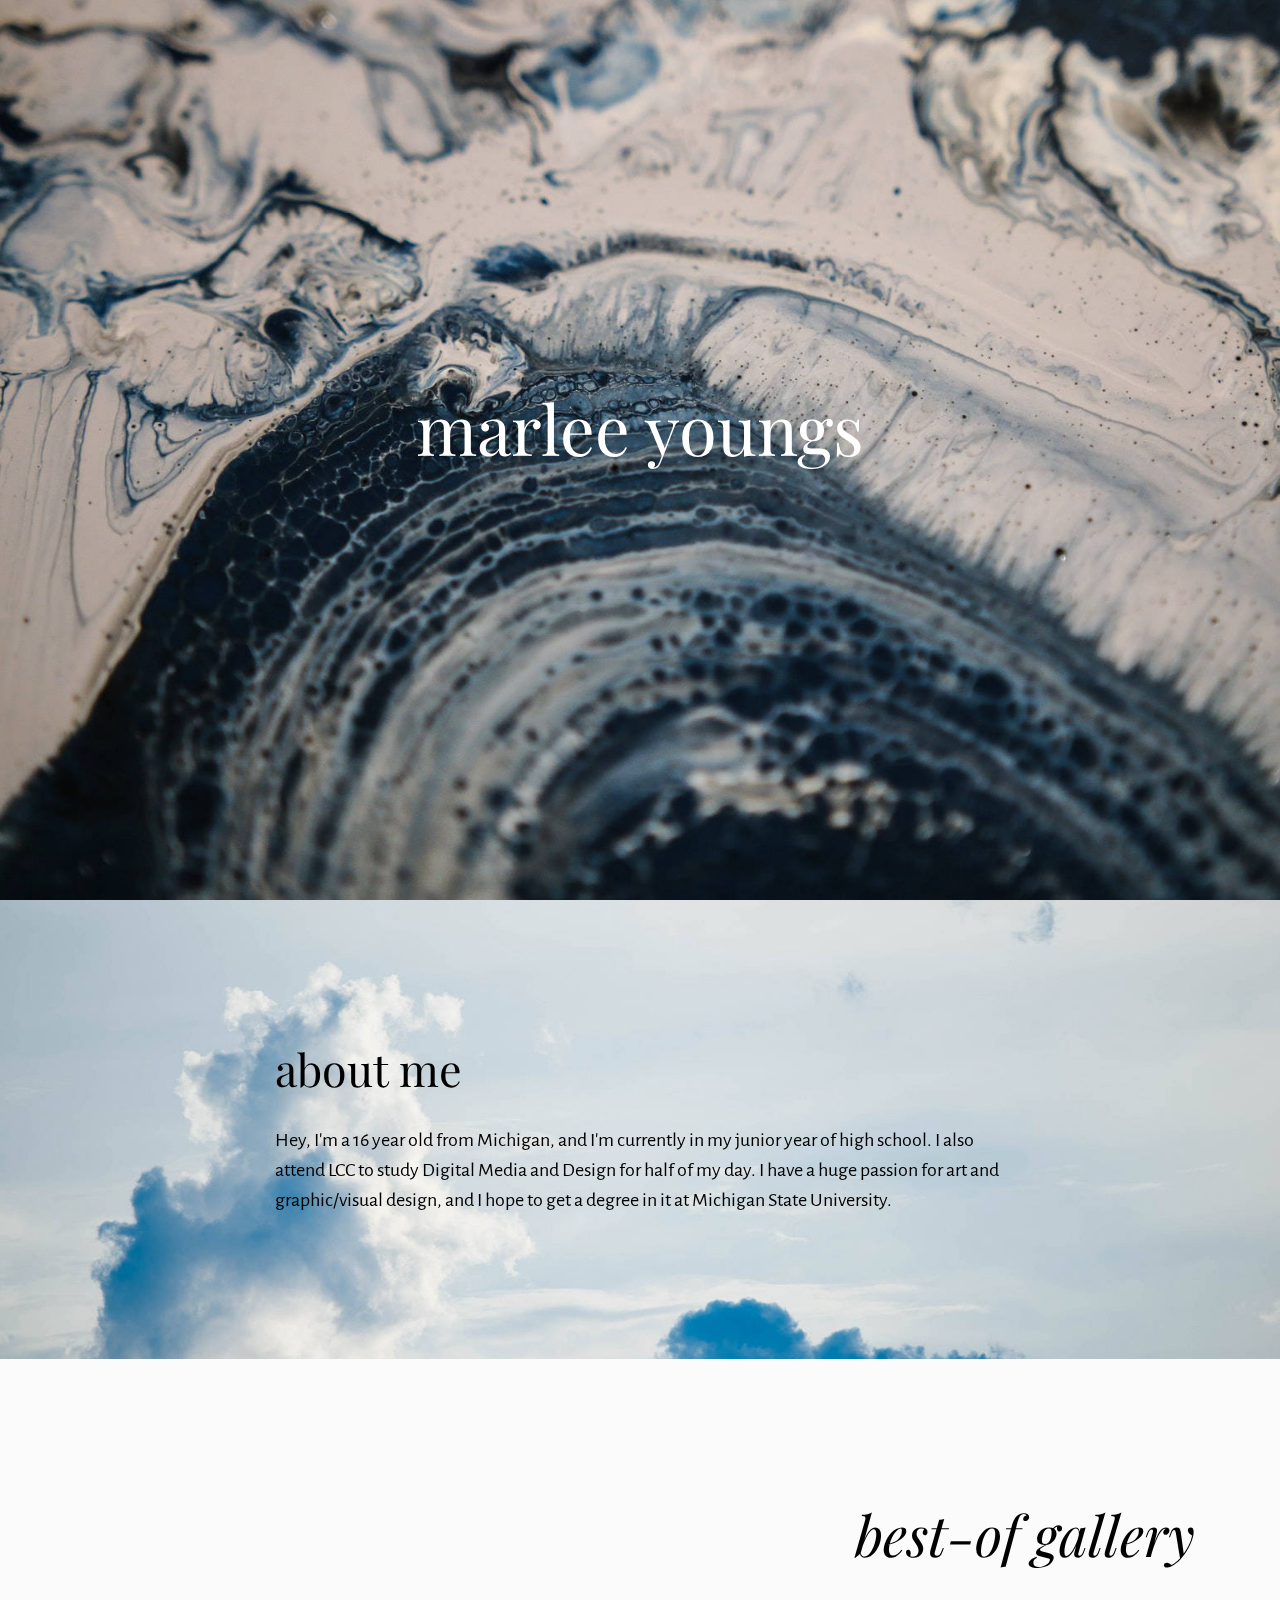
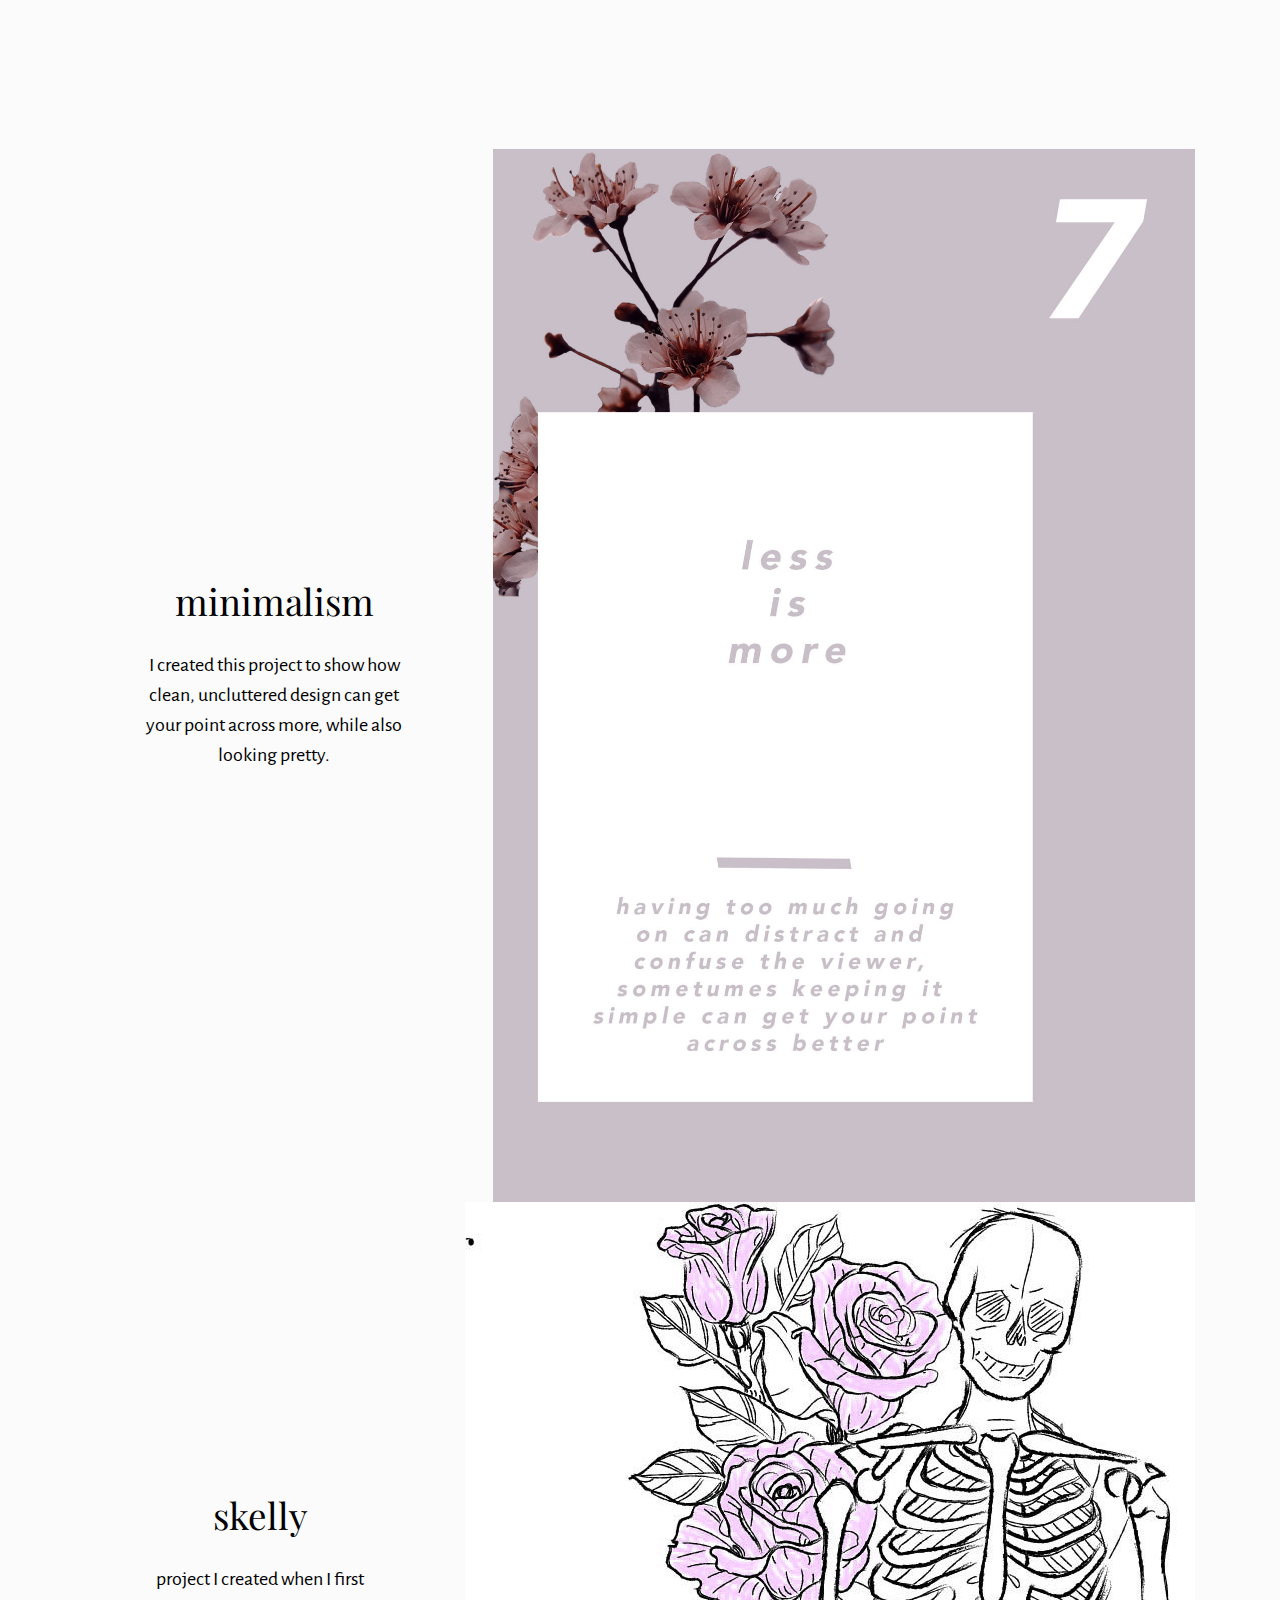
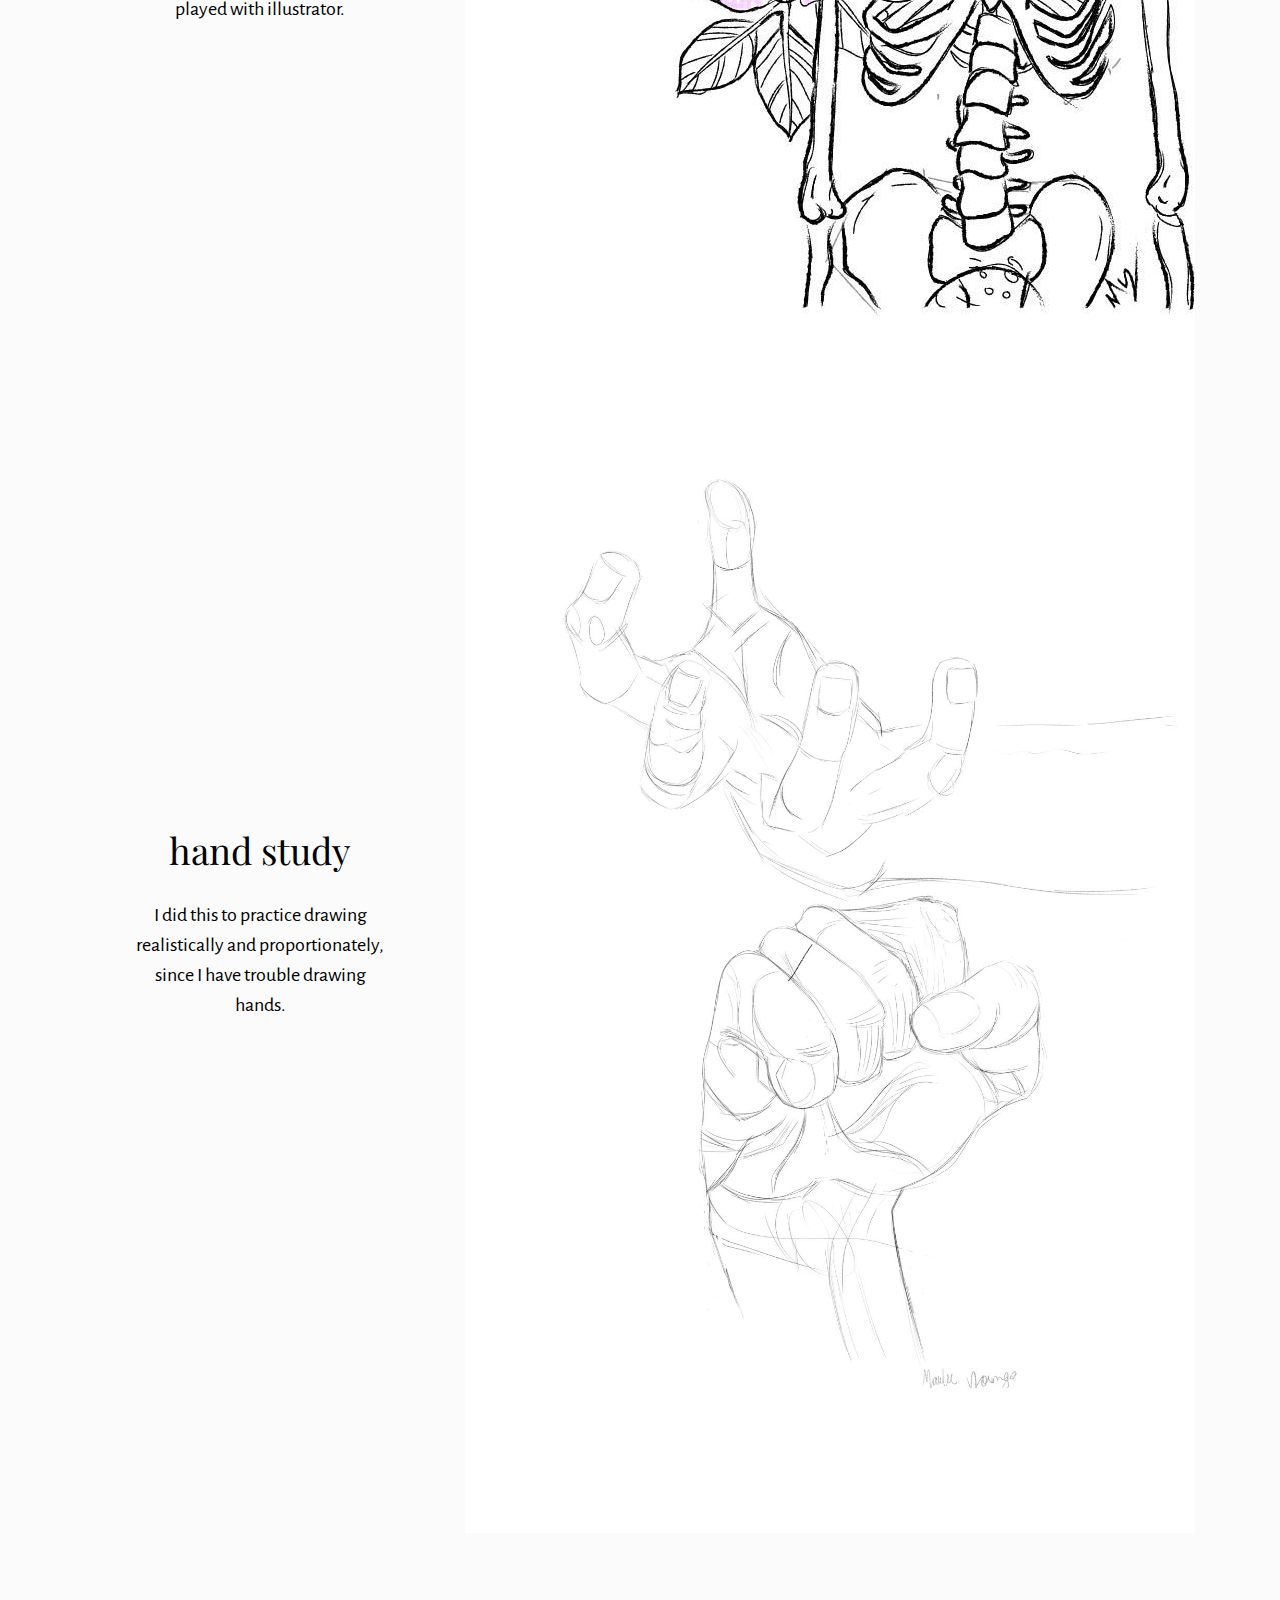
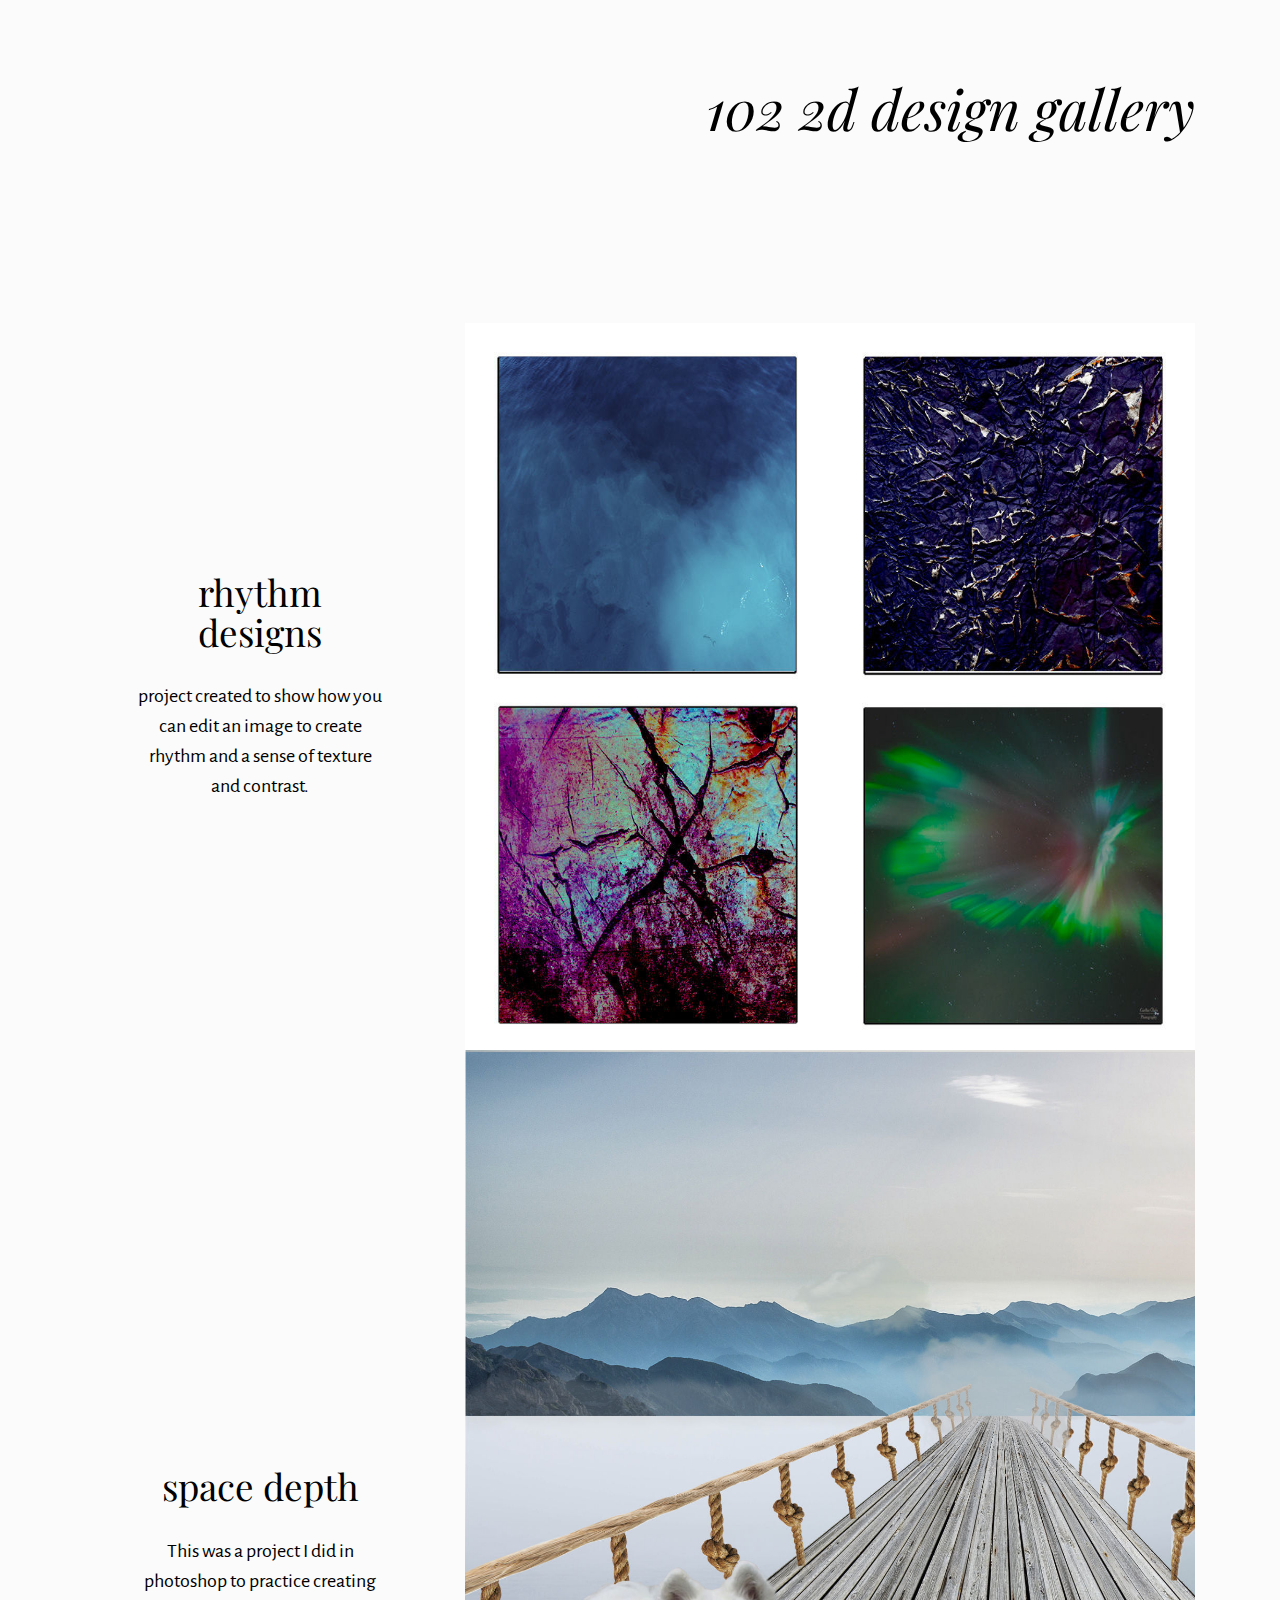
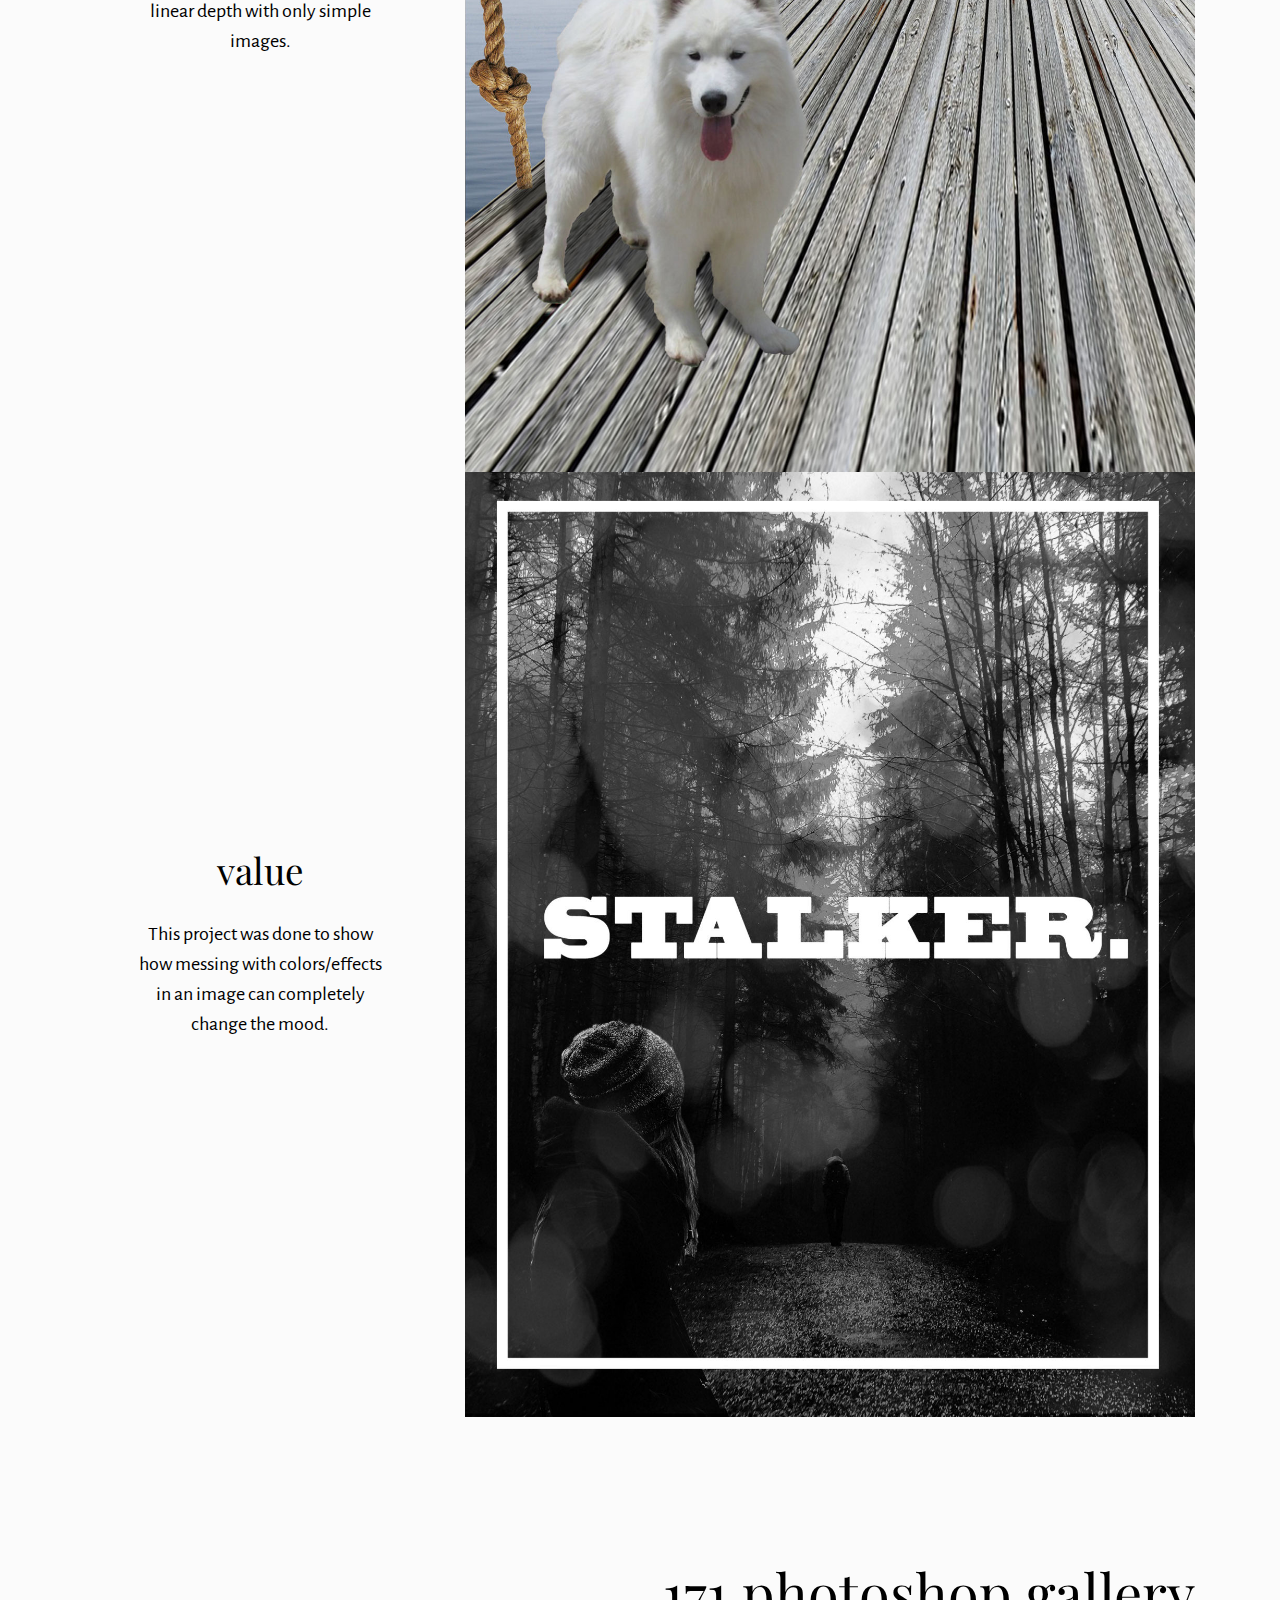
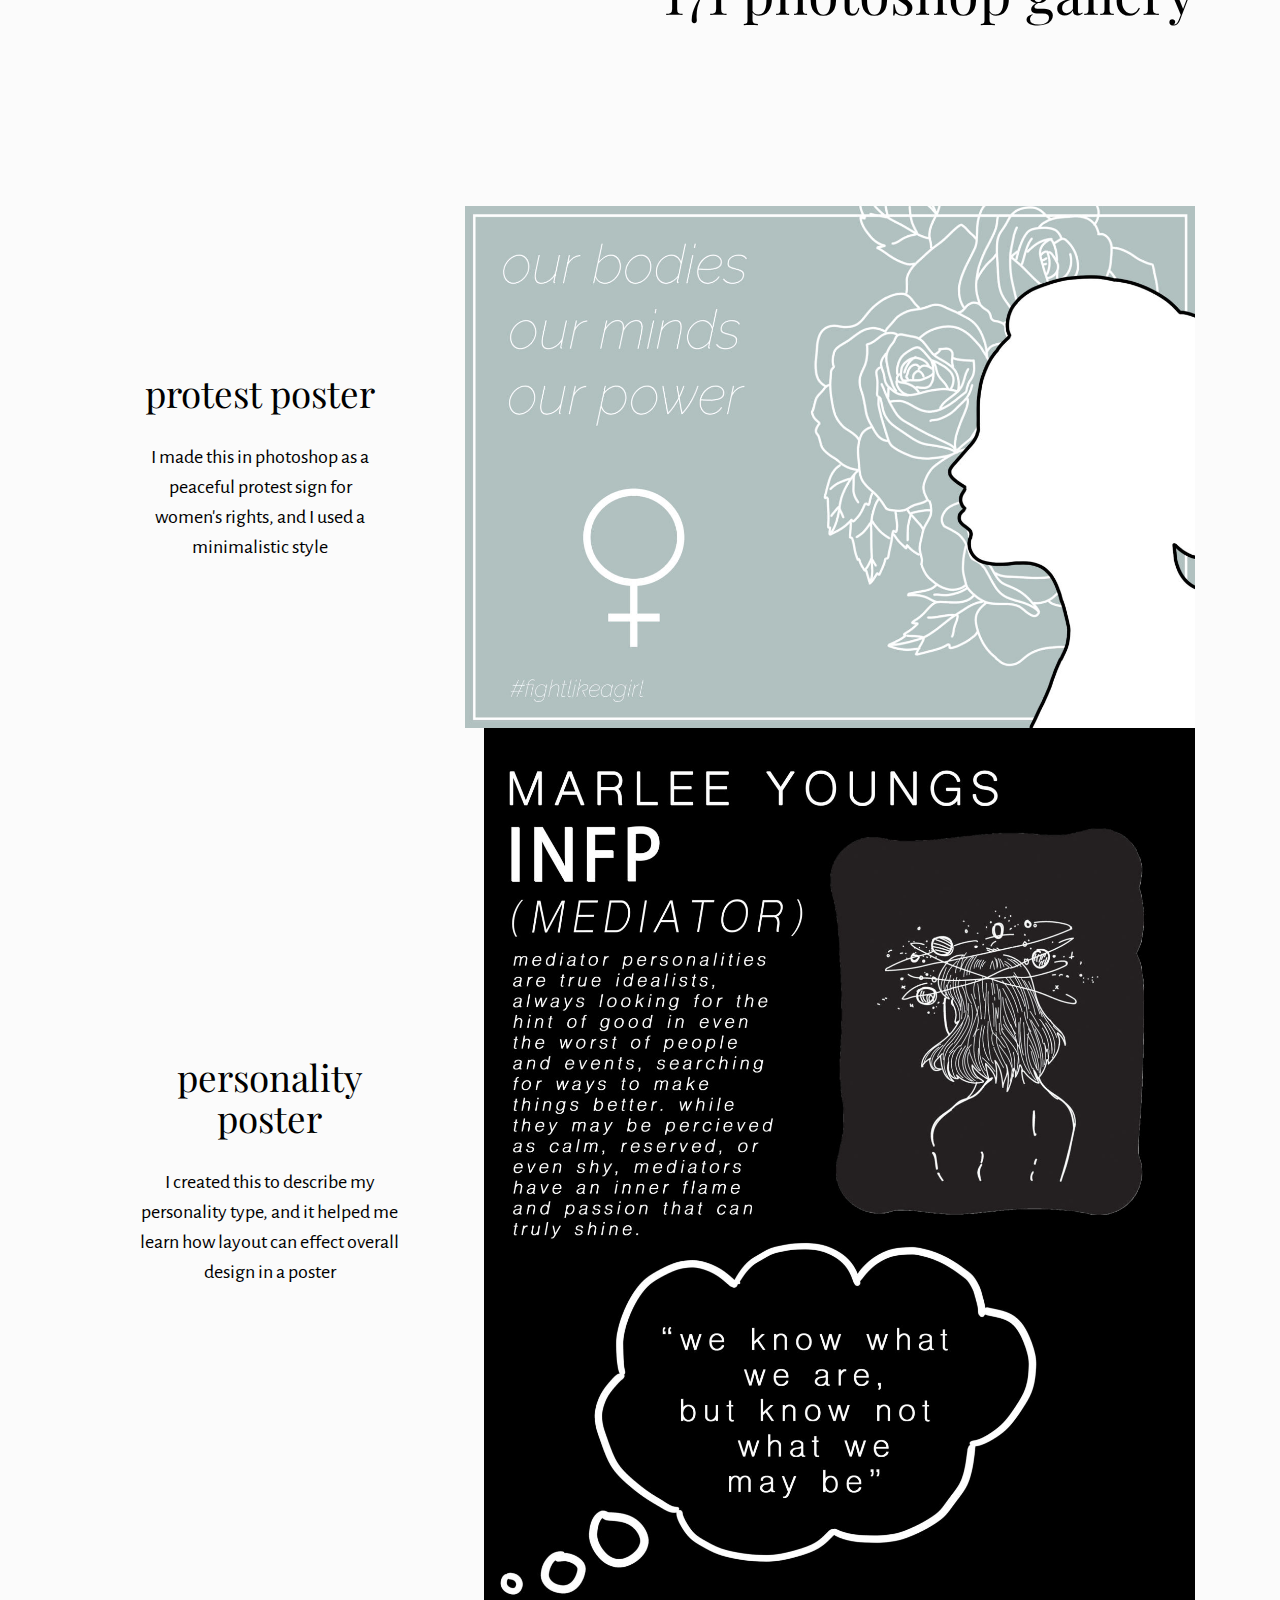
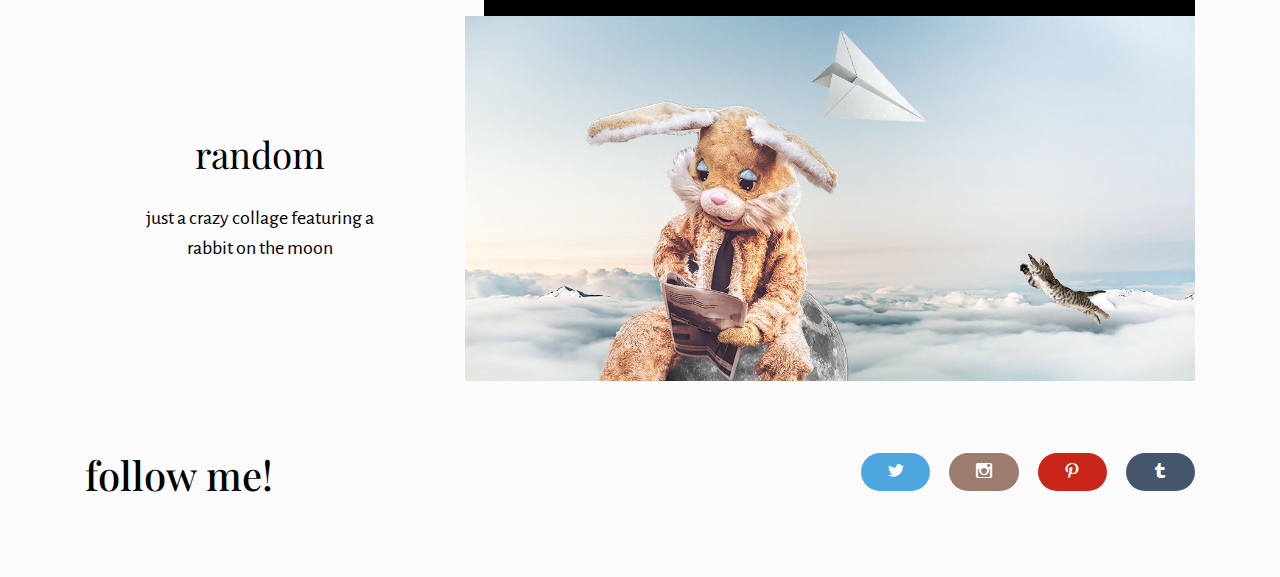
<file: index.html>
<!DOCTYPE html>
<html >
<head>
  <!-- Site made with Mobirise Website Builder v4.7.6, https://mobirise.com -->
  <meta charset="UTF-8">
  <meta http-equiv="X-UA-Compatible" content="IE=edge">
  <meta name="generator" content="Mobirise v4.7.6, mobirise.com">
  <meta name="viewport" content="width=device-width, initial-scale=1, minimum-scale=1">
  <link rel="shortcut icon" href="assets/images/logo.png" type="image/x-icon">
  <meta name="description" content="">
  <title>Home</title>
  <link rel="stylesheet" href="https://fonts.googleapis.com/css?family=Playfair+Display:400,700&subset=latin,cyrillic">
  <link rel="stylesheet" href="https://fonts.googleapis.com/css?family=Alegreya+Sans:400,700&subset=latin,vietnamese,latin-ext">
  <link rel="stylesheet" href="assets/tether/tether.min.css">
  <link rel="stylesheet" href="assets/bootstrap/css/bootstrap.min.css">
  <link rel="stylesheet" href="assets/socicon/css/socicon.min.css">
  <link rel="stylesheet" href="assets/puritym/css/style.css">
  <link rel="stylesheet" href="assets/mobirise/css/mbr-additional.css" type="text/css">
  
  
  
</head>
<body>
  <section class="mbr-section mbr-section-full mbr-parallax-background" id="header1-1" data-rv-view="0" style="background-image: url(assets/images/mbr-4-1620x1080.jpg);">
    <div class="mbr-table-cell">
        
        <div class="container">
            <div class="row">
                <div class="col-md-8 col-md-offset-2 text-xs-center">

                    <h1 class="mbr-section-title display-1">marlee youngs</h1>
                    
                    
                </div>
            </div>
        </div>
        <a class="mbr-arrow" href="#msg-box3-5"><i class="fa fa-angle-down"></i></a>
    </div>
</section>

<section class="mbr-section mbr-parallax-background" id="msg-box3-5" data-rv-view="3" style="background-image: url(assets/images/mbr-1-1618x1080.jpg); padding-top: 9rem; padding-bottom: 9rem;">
    
    <div class="container">
        <div class="row text-xs-center">
            <div class="col-sm-8 col-sm-offset-2">
                <h2 class="mbr-section-title display-3">about me</h2>
                

                <div class="lead">Hey, I'm a 16 year old from Michigan, and I'm currently in my junior year of high school. I also attend LCC to study Digital Media and Design for half of my day. I have a huge passion for art and graphic/visual design, and I hope to get a degree in it at Michigan State University.&nbsp;</div>
                
            </div>
        </div>
    </div>
</section>

<section class="mbr-section mbr-parallax-background col-undefined" id="content5-o" data-rv-view="6" style="background-image: url(assets/images/photo-3.jpg); padding-top: 9rem; padding-bottom: 9rem;">
    <div class="mbr-overlay" style="opacity: 1; background-color: rgb(251, 251, 251);"></div>
    <div class="container">
        <h3 class="mbr-section-title display-2"><em>best-of gallery</em></h3>
        <div class="lead"></div>
    </div>
</section>

<section class="mbr-section mbr-section-nopadding" id="msg-box4-i" data-rv-view="9" style="background-color: rgb(251, 251, 251); padding-top: 0rem; padding-bottom: 0rem;">
    
    <div class="container">
        <div class="row">
            
            <div class="col-xs-12 col-lg-3 mbr-inner-padding text-xs-center mbr-table-cell-lg">
                <h3 class="mbr-section-title display-4">minimalism</h3>
                <small>I created this project to show how clean, uncluttered design can get your point across more, while also looking pretty.</small>
                <div class="lead"></div>
                
            </div>
            <div class="col-xs-12 col-lg-9 mbr-table-cell-lg image-size" style="width: 50%;">
                <div class="mbr-figure"><img src="assets/images/less-is-more-1400x2100.jpg"></div>
            </div>
        </div>
    </div>
</section>

<section class="mbr-section mbr-section-nopadding" id="msg-box4-j" data-rv-view="12" style="background-color: rgb(251, 251, 251); padding-top: 0rem; padding-bottom: 0rem;">
    
    <div class="container">
        <div class="row">
            
            <div class="col-xs-12 col-lg-3 mbr-inner-padding text-xs-center mbr-table-cell-lg">
                <h3 class="mbr-section-title display-4">skelly</h3>
                
                <div class="lead">project I created when I first played with illustrator.</div>
                
            </div>
            <div class="col-xs-12 col-lg-9 mbr-table-cell-lg image-size" style="width: 50%;">
                <div class="mbr-figure"><img src="assets/images/skelly-730x715.jpg"></div>
            </div>
        </div>
    </div>
</section>

<section class="mbr-section mbr-section-nopadding" id="msg-box4-k" data-rv-view="15" style="background-color: rgb(251, 251, 251); padding-top: 0rem; padding-bottom: 0rem;">
    
    <div class="container">
        <div class="row">
            
            <div class="col-xs-12 col-lg-3 mbr-inner-padding text-xs-center mbr-table-cell-lg">
                <h3 class="mbr-section-title display-4">hand study</h3>
                <small>I did this to practice drawing realistically and proportionately, since I have trouble drawing hands.</small>
                <div class="lead"></div>
                
            </div>
            <div class="col-xs-12 col-lg-9 mbr-table-cell-lg image-size" style="width: 50%;">
                <div class="mbr-figure"><img src="assets/images/handstudy-1400x2333.jpg"></div>
            </div>
        </div>
    </div>
</section>

<section class="mbr-section col-undefined" id="content5-q" data-rv-view="23" style="background-color: rgb(251, 251, 251); padding-top: 9rem; padding-bottom: 9rem;">
    
    <div class="container">
        <h3 class="mbr-section-title display-2"><em>102 2d design gallery</em></h3>
        <div class="lead"></div>
    </div>
</section>

<section class="mbr-section mbr-section-nopadding" id="msg-box4-r" data-rv-view="26" style="background-color: rgb(251, 251, 251); padding-top: 0rem; padding-bottom: 0rem;">
    
    <div class="container">
        <div class="row">
            
            <div class="col-xs-12 col-lg-3 mbr-inner-padding text-xs-center mbr-table-cell-lg">
                <h3 class="mbr-section-title display-4">rhythm designs</h3>
                
                <div class="lead">project created to show how you can edit an image to create rhythm and a sense of texture and contrast.</div>
                
            </div>
            <div class="col-xs-12 col-lg-9 mbr-table-cell-lg image-size" style="width: 50%;">
                <div class="mbr-figure"><img src="assets/images/rhythm-designs-3-1000x996.jpg"></div>
            </div>
        </div>
    </div>
</section>

<section class="mbr-section mbr-section-nopadding" id="msg-box4-s" data-rv-view="29" style="background-color: rgb(251, 251, 251); padding-top: 0rem; padding-bottom: 0rem;">
    
    <div class="container">
        <div class="row">
            
            <div class="col-xs-12 col-lg-3 mbr-inner-padding text-xs-center mbr-table-cell-lg">
                <h3 class="mbr-section-title display-4">space depth</h3>
                
                <div class="lead">This was a project I did in photoshop to practice creating linear depth with only simple images.</div>
                
            </div>
            <div class="col-xs-12 col-lg-9 mbr-table-cell-lg image-size" style="width: 50%;">
                <div class="mbr-figure"><img src="assets/images/youngs-space-depth-1400x1960.jpg"></div>
            </div>
        </div>
    </div>
</section>

<section class="mbr-section mbr-section-nopadding" id="msg-box4-t" data-rv-view="32" style="background-color: rgb(251, 251, 251); padding-top: 0rem; padding-bottom: 0rem;">
    
    <div class="container">
        <div class="row">
            
            <div class="col-xs-12 col-lg-3 mbr-inner-padding text-xs-center mbr-table-cell-lg">
                <h3 class="mbr-section-title display-4">value</h3>
                
                <div class="lead">This project was done to show how messing with colors/effects in an image can completely change the mood.</div>
                
            </div>
            <div class="col-xs-12 col-lg-9 mbr-table-cell-lg image-size" style="width: 50%;">
                <div class="mbr-figure"><img src="assets/images/variation-1-1400x1812.jpg"></div>
            </div>
        </div>
    </div>
</section>

<section class="mbr-section col-undefined" id="content5-u" data-rv-view="35" style="background-color: rgb(251, 251, 251); padding-top: 9rem; padding-bottom: 9rem;">
    
    <div class="container">
        <h3 class="mbr-section-title display-2">171 photoshop gallery</h3>
        
    </div>
</section>

<section class="mbr-section mbr-section-nopadding" id="msg-box4-v" data-rv-view="38" style="background-color: rgb(251, 251, 251); padding-top: 0rem; padding-bottom: 0rem;">
    
    <div class="container">
        <div class="row">
            
            <div class="col-xs-12 col-lg-3 mbr-inner-padding text-xs-center mbr-table-cell-lg">
                <h3 class="mbr-section-title display-4">protest poster</h3>
                
                <div class="lead">I made this in photoshop as a peaceful protest sign for women's rights, and I used a minimalistic style</div>
                
            </div>
            <div class="col-xs-12 col-lg-9 mbr-table-cell-lg image-size" style="width: 50%;">
                <div class="mbr-figure"><img src="assets/images/protestposter-1-1400x1000.jpg"></div>
            </div>
        </div>
    </div>
</section>

<section class="mbr-section mbr-section-nopadding" id="msg-box4-x" data-rv-view="44" style="background-color: rgb(251, 251, 251); padding-top: 0rem; padding-bottom: 0rem;">
    
    <div class="container">
        <div class="row">
            
            <div class="col-xs-12 col-lg-3 mbr-inner-padding text-xs-center mbr-table-cell-lg">
                <h3 class="mbr-section-title display-4">personality<br>poster</h3>
                
                <div class="lead">I created this to describe my personality type, and it helped me learn how layout can effect overall design in a poster</div>
                
            </div>
            <div class="col-xs-12 col-lg-9 mbr-table-cell-lg image-size" style="width: 50%;">
                <div class="mbr-figure"><img src="assets/images/personal-photoshop-poster-1400x1750.jpg"></div>
            </div>
        </div>
    </div>
</section>

<section class="mbr-section mbr-section-nopadding" id="msg-box4-w" data-rv-view="41" style="background-color: rgb(251, 251, 251); padding-top: 0rem; padding-bottom: 0rem;">
    
    <div class="container">
        <div class="row">
            
            <div class="col-xs-12 col-lg-3 mbr-inner-padding text-xs-center mbr-table-cell-lg">
                <h3 class="mbr-section-title display-4">random</h3>
                
                <div class="lead">just a crazy collage featuring a rabbit on the moon</div>
                
            </div>
            <div class="col-xs-12 col-lg-9 mbr-table-cell-lg image-size" style="width: 50%;">
                <div class="mbr-figure"><img src="assets/images/random-1200x600.jpg"></div>
            </div>
        </div>
    </div>
</section>

<section class="mbr-section mbr-section-small" id="social-buttons2-8" data-rv-view="18" style="background-color: rgb(251, 251, 251); padding-top: 4.5rem; padding-bottom: 4.5rem;">
    

    <div class="container">
        <div class="row">
            <div class="col-sm-4">
                <h2 class="mbr-section-title h1">follow me!</h2>
            </div>
            <div class="col-sm-8 text-xs-right"><a class="btn btn-social socicon-bg-twitter" title="Twitter" target="_blank" href="https://twitter.com/marleeyoungs"><i class="socicon socicon-twitter"></i></a>    <a class="btn btn-social socicon-bg-instagram" title="Instagram" target="_blank" href="https://www.instagram.com/_mxrlee/"><i class="socicon socicon-instagram"></i></a> <a class="btn btn-social socicon-bg-pinterest" title="Pinterest" target="_blank" href="https://www.pinterest.com/marleeyoungs/"><i class="socicon socicon-pinterest"></i></a> <a class="btn btn-social socicon-bg-tumblr" title="Tumblr" target="_blank" href="http://mobirise.tumblr.com/"><i class="socicon socicon-tumblr"></i></a>  </div>
        </div>
    </div>
</section>


  <script src="assets/web/assets/jquery/jquery.min.js"></script>
  <script src="assets/tether/tether.min.js"></script>
  <script src="assets/bootstrap/js/bootstrap.min.js"></script>
  <script src="assets/smooth-scroll/smooth-scroll.js"></script>
  <script src="assets/jarallax/jarallax.js"></script>
  <script src="assets/puritym/js/script.js"></script>
  
  
</body>
</html>
</file>
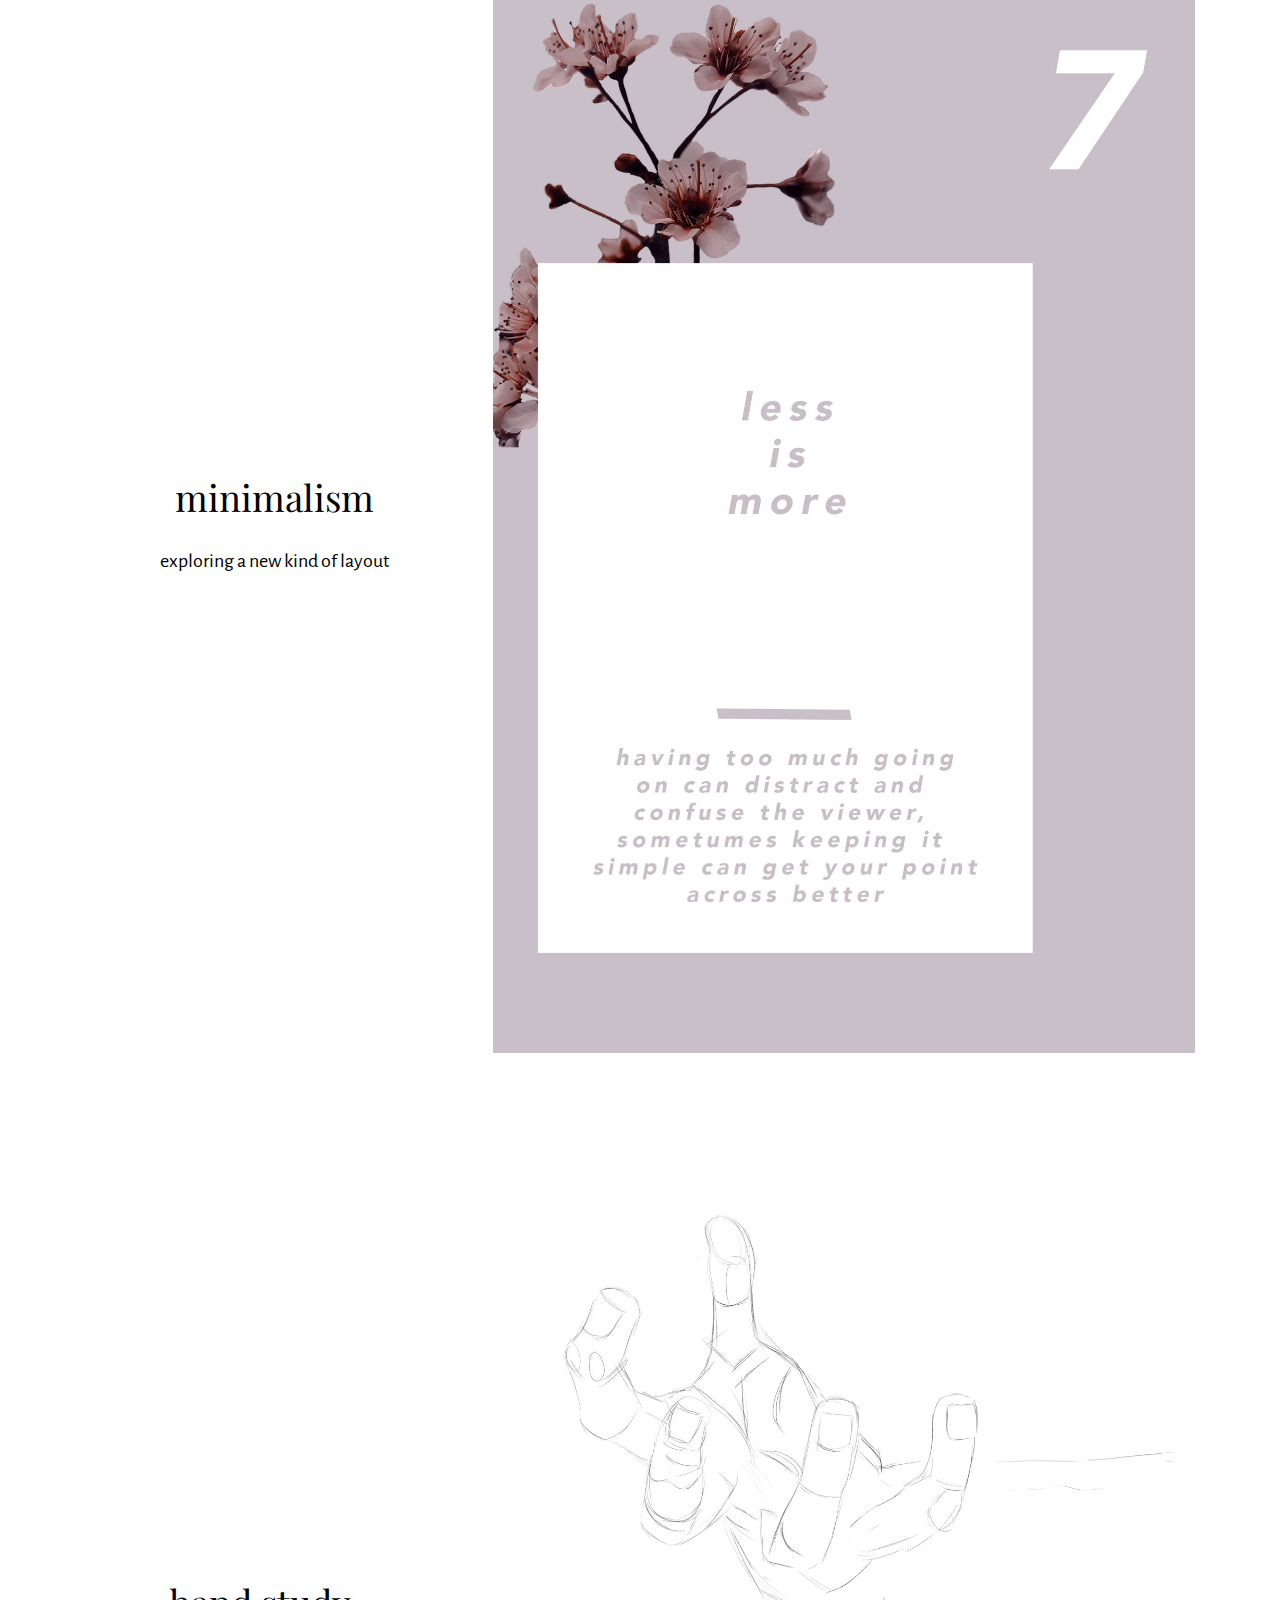
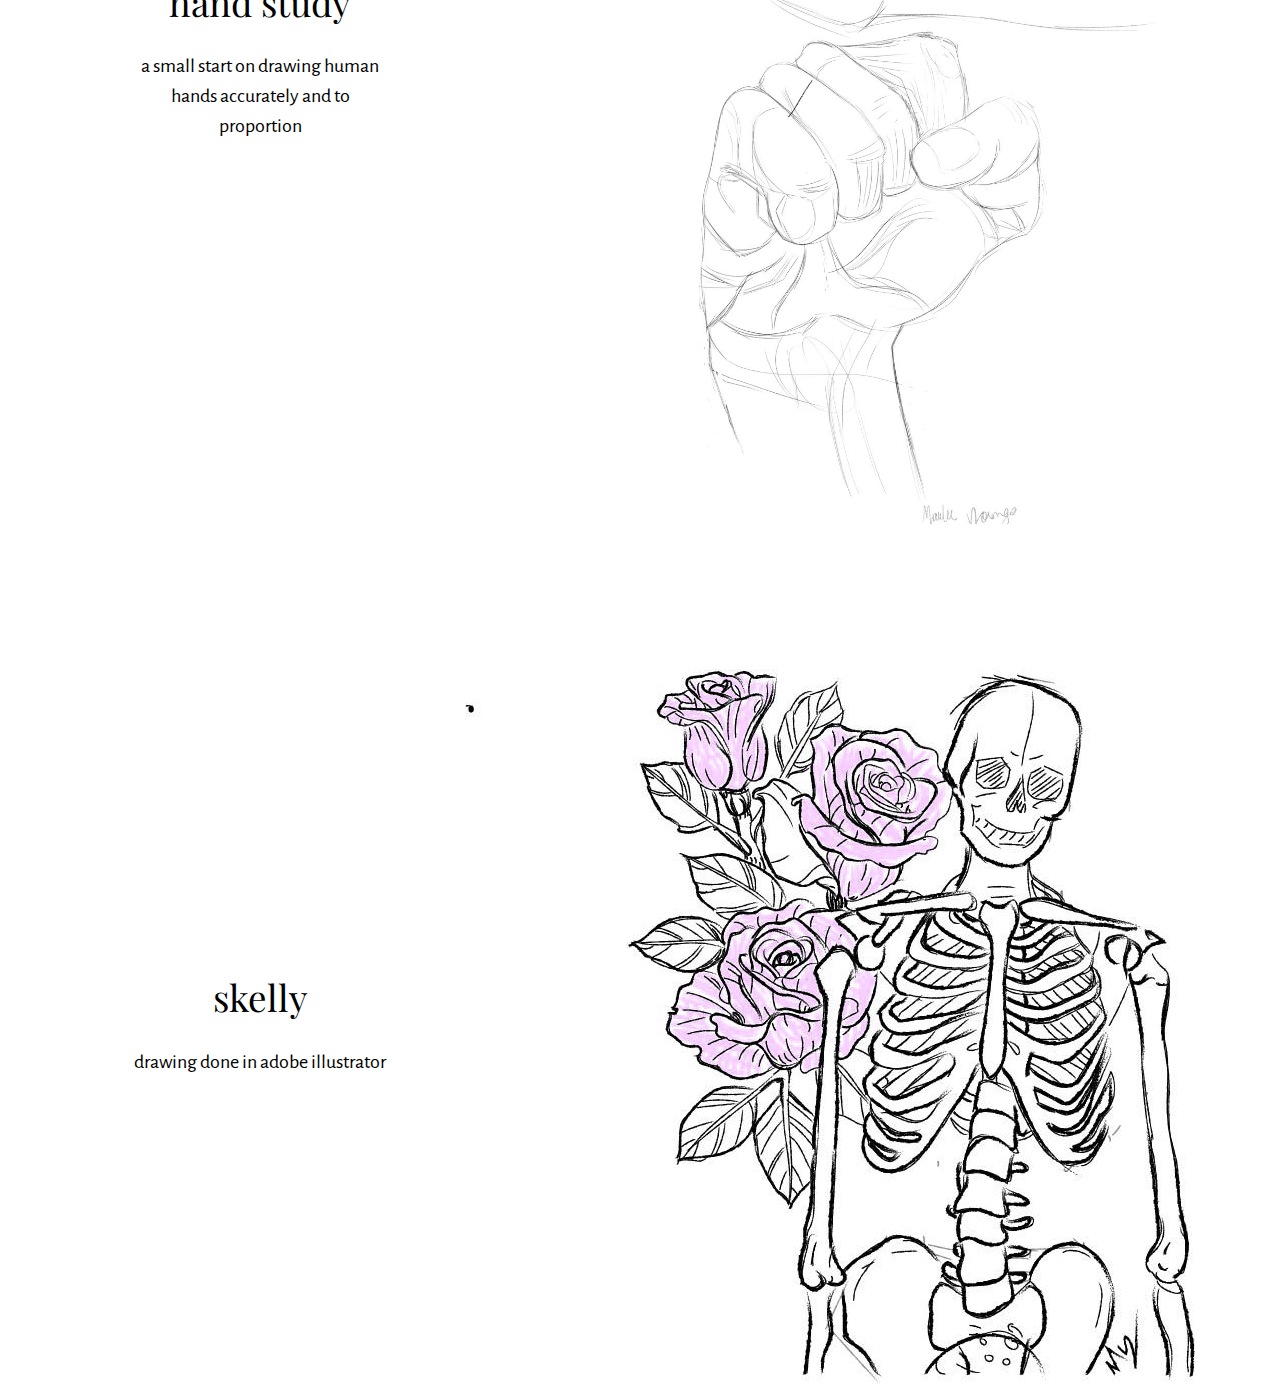
<file: page1.html>
<!DOCTYPE html>
<html >
<head>
  <!-- Site made with Mobirise Website Builder v4.7.6, https://mobirise.com -->
  <meta charset="UTF-8">
  <meta http-equiv="X-UA-Compatible" content="IE=edge">
  <meta name="generator" content="Mobirise v4.7.6, mobirise.com">
  <meta name="viewport" content="width=device-width, initial-scale=1, minimum-scale=1">
  <link rel="shortcut icon" href="assets/images/logo.png" type="image/x-icon">
  <meta name="description" content="">
  <title>My Work</title>
  <link rel="stylesheet" href="https://fonts.googleapis.com/css?family=Playfair+Display:400,700&subset=latin,cyrillic">
  <link rel="stylesheet" href="https://fonts.googleapis.com/css?family=Alegreya+Sans:400,700&subset=latin,vietnamese,latin-ext">
  <link rel="stylesheet" href="assets/tether/tether.min.css">
  <link rel="stylesheet" href="assets/bootstrap/css/bootstrap.min.css">
  <link rel="stylesheet" href="assets/puritym/css/style.css">
  <link rel="stylesheet" href="assets/mobirise/css/mbr-additional.css" type="text/css">
  
  
  
</head>
<body>
  <section class="mbr-section mbr-section-nopadding" id="msg-box4-b" data-rv-view="47" style="background-color: rgb(255, 255, 255); padding-top: 0rem; padding-bottom: 0rem;">
    
    <div class="container">
        <div class="row">
            
            <div class="col-xs-12 col-lg-3 mbr-inner-padding text-xs-center mbr-table-cell-lg">
                <h3 class="mbr-section-title display-4">minimalism</h3>
                
                <div class="lead">exploring a new kind of layout</div>
                
            </div>
            <div class="col-xs-12 col-lg-9 mbr-table-cell-lg image-size" style="width: 50%;">
                <div class="mbr-figure"><img src="assets/images/less-is-more-1400x2100.jpg"></div>
            </div>
        </div>
    </div>
</section>

<section class="mbr-section mbr-section-nopadding" id="msg-box4-c" data-rv-view="50" style="background-color: rgb(255, 255, 255); padding-top: 0rem; padding-bottom: 0rem;">
    
    <div class="container">
        <div class="row">
            
            <div class="col-xs-12 col-lg-3 mbr-inner-padding text-xs-center mbr-table-cell-lg">
                <h3 class="mbr-section-title display-4">hand study</h3>
                
                <div class="lead">a small start on drawing human hands accurately and to proportion</div>
                
            </div>
            <div class="col-xs-12 col-lg-9 mbr-table-cell-lg image-size" style="width: 50%;">
                <div class="mbr-figure"><img src="assets/images/handstudy-1400x2333.jpg"></div>
            </div>
        </div>
    </div>
</section>

<section class="mbr-section mbr-section-nopadding" id="msg-box4-e" data-rv-view="53" style="background-color: rgb(255, 255, 255); padding-top: 0rem; padding-bottom: 0rem;">
    
    <div class="container">
        <div class="row">
            
            <div class="col-xs-12 col-lg-3 mbr-inner-padding text-xs-center mbr-table-cell-lg">
                <h3 class="mbr-section-title display-4">skelly</h3>
                
                <div class="lead">drawing done in adobe illustrator</div>
                
            </div>
            <div class="col-xs-12 col-lg-9 mbr-table-cell-lg image-size" style="width: 50%;">
                <div class="mbr-figure"><img src="assets/images/skelly-730x715.jpg"></div>
            </div>
        </div>
    </div>
</section>


  <script src="assets/web/assets/jquery/jquery.min.js"></script>
  <script src="assets/tether/tether.min.js"></script>
  <script src="assets/bootstrap/js/bootstrap.min.js"></script>
  <script src="assets/smooth-scroll/smooth-scroll.js"></script>
  <script src="assets/puritym/js/script.js"></script>
  
  
</body>
</html>
</file>
<file: assets/mobirise/css/mbr-additional.css>
@import url(https://fonts.googleapis.com/css?family=Playfair+Display:400,700&subset=latin,cyrillic);

#header1-1 H1 {
  font-family: 'Playfair Display', sans-serif;
  color: #ffffff;
}
#msg-box3-5 .mbr-header .mbr-header__text {
  text-align: center;
}
#msg-box3-5 .mbr-header .mbr-header__subtext {
  text-align: center;
}
#msg-box3-5 .mbr-section-title {
  text-align: left;
}
#msg-box3-5 .lead {
  text-align: left;
}
#content5-o .mbr-section-title {
  text-align: right;
}
#msg-box4-i .mbr-section-title {
  text-align: center;
}
#msg-box4-i small {
  font-size: 20px;
}
#msg-box4-k small {
  font-size: 20px;
}
#content5-q .mbr-section-title {
  text-align: right;
}
#content5-u .mbr-section-title {
  text-align: right;
}
</file>
<file: assets/socicon/css/socicon.min.css>
@font-face{font-family:'socicon';src:url('../fonts/socicon.eot');src:url('../fonts/socicon.eot?#iefix') format('embedded-opentype'),url('../fonts/socicon.woff') format('woff'),url('../fonts/socicon.woff2') format('woff2'),url('../fonts/socicon.ttf') format('truetype'),url('../fonts/socicon.svg#sociconregular') format('svg');font-weight:normal;font-style:normal}.socicon{position:relative;top:1px;display:inline-block;font-family:'socicon';font-style:normal;font-weight:normal;line-height:1;text-transform:none !important;-webkit-font-smoothing:antialiased;-moz-osx-font-smoothing:grayscale}.socicon-twitter:before{content:"a"}.socicon-facebook:before{content:"b"}.socicon-google:before{content:"c"}.socicon-pinterest:before{content:"d"}.socicon-foursquare:before{content:"e"}.socicon-yahoo:before{content:"f"}.socicon-skype:before{content:"g"}.socicon-yelp:before{content:"h"}.socicon-feedburner:before{content:"i"}.socicon-linkedin:before{content:"j"}.socicon-viadeo:before{content:"k"}.socicon-xing:before{content:"l"}.socicon-myspace:before{content:"m"}.socicon-soundcloud:before{content:"n"}.socicon-spotify:before{content:"o"}.socicon-grooveshark:before{content:"p"}.socicon-lastfm:before{content:"q"}.socicon-youtube:before{content:"r"}.socicon-vimeo:before{content:"s"}.socicon-dailymotion:before{content:"t"}.socicon-vine:before{content:"u"}.socicon-flickr:before{content:"v"}.socicon-500px:before{content:"w"}.socicon-instagram:before{content:"x"}.socicon-wordpress:before{content:"y"}.socicon-tumblr:before{content:"z"}.socicon-blogger:before{content:"A"}.socicon-technorati:before{content:"B"}.socicon-reddit:before{content:"C"}.socicon-dribbble:before{content:"D"}.socicon-stumbleupon:before{content:"E"}.socicon-digg:before{content:"F"}.socicon-envato:before{content:"G"}.socicon-behance:before{content:"H"}.socicon-delicious:before{content:"I"}.socicon-deviantart:before{content:"J"}.socicon-forrst:before{content:"K"}.socicon-play:before{content:"L"}.socicon-zerply:before{content:"M"}.socicon-wikipedia:before{content:"N"}.socicon-apple:before{content:"O"}.socicon-flattr:before{content:"P"}.socicon-github:before{content:"Q"}.socicon-chimein:before{content:"R"}.socicon-friendfeed:before{content:"S"}.socicon-newsvine:before{content:"T"}.socicon-identica:before{content:"U"}.socicon-bebo:before{content:"V"}.socicon-zynga:before{content:"W"}.socicon-steam:before{content:"X"}.socicon-xbox:before{content:"Y"}.socicon-windows:before{content:"Z"}.socicon-outlook:before{content:"1"}.socicon-coderwall:before{content:"2"}.socicon-tripadvisor:before{content:"3"}.socicon-appnet:before{content:"4"}.socicon-goodreads:before{content:"5"}.socicon-tripit:before{content:"6"}.socicon-lanyrd:before{content:"7"}.socicon-slideshare:before{content:"8"}.socicon-buffer:before{content:"9"}.socicon-rss:before{content:","}.socicon-vkontakte:before{content:";"}.socicon-disqus:before{content:":"}.socicon-houzz:before{content:"+"}.socicon-mail:before{content:"@"}.socicon-patreon:before{content:"="}.socicon-paypal:before{content:"-"}.socicon-playstation:before{content:"^"}.socicon-smugmug:before{content:"¨"}.socicon-swarm:before{content:"$"}.socicon-triplej:before{content:"*"}.socicon-yammer:before{content:"&"}.socicon-stackoverflow:before{content:"("}.socicon-drupal:before{content:"#"}.socicon-odnoklassniki:before{content:"."}.socicon-android:before{content:"_"}.socicon-meetup:before{content:"]"}.socicon-persona:before{content:")"}.socicon-amazon:before{content:"£"}.socicon-ello:before{content:"'"}.socicon-mixcloud:before{content:"\""}.socicon-8tracks:before{content:"}"}.socicon-twitch:before{content:"{"}.socicon-bg-twitter{background:#4da7de}.socicon-bg-twitter:hover{background:#4da7de !important}.socicon-bg-facebook{background:#3e5b98}.socicon-bg-facebook:hover{background:#3e5b98 !important}.socicon-bg-google{background:#d93e2d}.socicon-bg-google:hover{background:#d93e2d !important}.socicon-bg-pinterest{background:#c92619}.socicon-bg-pinterest:hover{background:#c92619 !important}.socicon-bg-foursquare{background:#f94877}.socicon-bg-foursquare:hover{background:#f94877 !important}.socicon-bg-yahoo{background:#6e2a85}.socicon-bg-yahoo:hover{background:#6e2a85 !important}.socicon-bg-skype{background:#28abe3}.socicon-bg-skype:hover{background:#28abe3 !important}.socicon-bg-yelp{background:#c83218}.socicon-bg-yelp:hover{background:#c83218 !important}.socicon-bg-feedburner{background:#fc0}.socicon-bg-feedburner:hover{background:#fc0 !important}.socicon-bg-linkedin{background:#3371b7}.socicon-bg-linkedin:hover{background:#3371b7 !important}.socicon-bg-viadeo{background:#e4a000}.socicon-bg-viadeo:hover{background:#e4a000 !important}.socicon-bg-xing{background:#005a60}.socicon-bg-xing:hover{background:#005a60 !important}.socicon-bg-myspace{background:#323232}.socicon-bg-myspace:hover{background:#323232 !important}.socicon-bg-soundcloud{background:#fe3801}.socicon-bg-soundcloud:hover{background:#fe3801 !important}.socicon-bg-spotify{background:#7bb342}.socicon-bg-spotify:hover{background:#7bb342 !important}.socicon-bg-grooveshark{background:#000}.socicon-bg-grooveshark:hover{background:#000 !important}.socicon-bg-lastfm{background:#d41316}.socicon-bg-lastfm:hover{background:#d41316 !important}.socicon-bg-youtube{background:#e02a20}.socicon-bg-youtube:hover{background:#e02a20 !important}.socicon-bg-vimeo{background:#51b5e7}.socicon-bg-vimeo:hover{background:#51b5e7 !important}.socicon-bg-dailymotion{background:#004e72}.socicon-bg-dailymotion:hover{background:#004e72 !important}.socicon-bg-vine{background:#00b389}.socicon-bg-vine:hover{background:#00b389 !important}.socicon-bg-flickr{background:#1e1e1b}.socicon-bg-flickr:hover{background:#1e1e1b !important}.socicon-bg-500px{background:#58a9de}.socicon-bg-500px:hover{background:#58a9de !important}.socicon-bg-instagram{background:#9c7c6e}.socicon-bg-instagram:hover{background:#9c7c6e !important}.socicon-bg-wordpress{background:#464646}.socicon-bg-wordpress:hover{background:#464646 !important}.socicon-bg-tumblr{background:#45556c}.socicon-bg-tumblr:hover{background:#45556c !important}.socicon-bg-blogger{background:#ec661c}.socicon-bg-blogger:hover{background:#ec661c !important}.socicon-bg-technorati{background:#5cb030}.socicon-bg-technorati:hover{background:#5cb030 !important}.socicon-bg-reddit{background:#e74a1e}.socicon-bg-reddit:hover{background:#e74a1e !important}.socicon-bg-dribbble{background:#e84d88}.socicon-bg-dribbble:hover{background:#e84d88 !important}.socicon-bg-stumbleupon{background:#e64011}.socicon-bg-stumbleupon:hover{background:#e64011 !important}.socicon-bg-digg{background:#1d1d1b}.socicon-bg-digg:hover{background:#1d1d1b !important}.socicon-bg-envato{background:#597c3a}.socicon-bg-envato:hover{background:#597c3a !important}.socicon-bg-behance{background:#000}.socicon-bg-behance:hover{background:#000 !important}.socicon-bg-delicious{background:#020202}.socicon-bg-delicious:hover{background:#020202 !important}.socicon-bg-deviantart{background:#c5d200}.socicon-bg-deviantart:hover{background:#c5d200 !important}.socicon-bg-forrst{background:#5b9a68}.socicon-bg-forrst:hover{background:#5b9a68 !important}.socicon-bg-play{background:#000}.socicon-bg-play:hover{background:#000 !important}.socicon-bg-zerply{background:#9dbc7a}.socicon-bg-zerply:hover{background:#9dbc7a !important}.socicon-bg-wikipedia{background:#000}.socicon-bg-wikipedia:hover{background:#000 !important}.socicon-bg-apple{background:#b9bfc1}.socicon-bg-apple:hover{background:#b9bfc1 !important}.socicon-bg-flattr{background:#f67c1a}.socicon-bg-flattr:hover{background:#f67c1a !important}.socicon-bg-github{background:#221e1b}.socicon-bg-github:hover{background:#221e1b !important}.socicon-bg-chimein{background:#888688}.socicon-bg-chimein:hover{background:#888688 !important}.socicon-bg-friendfeed{background:#2f72c4}.socicon-bg-friendfeed:hover{background:#2f72c4 !important}.socicon-bg-newsvine{background:#075b2f}.socicon-bg-newsvine:hover{background:#075b2f !important}.socicon-bg-identica{background:#000}.socicon-bg-identica:hover{background:#000 !important}.socicon-bg-bebo{background:#ef1011}.socicon-bg-bebo:hover{background:#ef1011 !important}.socicon-bg-zynga{background:#dc0606}.socicon-bg-zynga:hover{background:#dc0606 !important}.socicon-bg-steam{background:#8f8d8a}.socicon-bg-steam:hover{background:#8f8d8a !important}.socicon-bg-xbox{background:#92c83e}.socicon-bg-xbox:hover{background:#92c83e !important}.socicon-bg-windows{background:#00bdf6}.socicon-bg-windows:hover{background:#00bdf6 !important}.socicon-bg-outlook{background:#0072c6}.socicon-bg-outlook:hover{background:#0072c6 !important}.socicon-bg-coderwall{background:#3e8dcc}.socicon-bg-coderwall:hover{background:#3e8dcc !important}.socicon-bg-tripadvisor{background:#000}.socicon-bg-tripadvisor:hover{background:#000 !important}.socicon-bg-appnet{background:#494949}.socicon-bg-appnet:hover{background:#494949 !important}.socicon-bg-goodreads{background:#463020}.socicon-bg-goodreads:hover{background:#463020 !important}.socicon-bg-tripit{background:#1982c3}.socicon-bg-tripit:hover{background:#1982c3 !important}.socicon-bg-lanyrd{background:#3c80c9}.socicon-bg-lanyrd:hover{background:#3c80c9 !important}.socicon-bg-slideshare{background:#4ba3a6}.socicon-bg-slideshare:hover{background:#4ba3a6 !important}.socicon-bg-buffer{background:#000}.socicon-bg-buffer:hover{background:#000 !important}.socicon-bg-rss{background:#f26109}.socicon-bg-rss:hover{background:#f26109 !important}.socicon-bg-vkontakte{background:#5a7fa6}.socicon-bg-vkontakte:hover{background:#5a7fa6 !important}.socicon-bg-disqus{background:#2e9fff}.socicon-bg-disqus:hover{background:#2e9fff !important}.socicon-bg-houzz{background:#7cc04b}.socicon-bg-houzz:hover{background:#7cc04b !important}.socicon-bg-mail{background:#000}.socicon-bg-mail:hover{background:#000 !important}.socicon-bg-patreon{background:#e44727}.socicon-bg-patreon:hover{background:#e44727 !important}.socicon-bg-paypal{background:#009cde}.socicon-bg-paypal:hover{background:#009cde !important}.socicon-bg-playstation{background:#000}.socicon-bg-playstation:hover{background:#000 !important}.socicon-bg-smugmug{background:#acfd32}.socicon-bg-smugmug:hover{background:#acfd32 !important}.socicon-bg-swarm{background:#fc9d3c}.socicon-bg-swarm:hover{background:#fc9d3c !important}.socicon-bg-triplej{background:#e53531}.socicon-bg-triplej:hover{background:#e53531 !important}.socicon-bg-yammer{background:#1175c4}.socicon-bg-yammer:hover{background:#1175c4 !important}.socicon-bg-stackoverflow{background:#fd9827}.socicon-bg-stackoverflow:hover{background:#fd9827 !important}.socicon-bg-drupal{background:#00598e}.socicon-bg-drupal:hover{background:#00598e !important}.socicon-bg-odnoklassniki{background:#f48420}.socicon-bg-odnoklassniki:hover{background:#f48420 !important}.socicon-bg-android{background:#8ec047}.socicon-bg-android:hover{background:#8ec047 !important}.socicon-bg-meetup{background:#e2373c}.socicon-bg-meetup:hover{background:#e2373c !important}.socicon-bg-persona{background:#e6753d}.socicon-bg-persona:hover{background:#e6753d !important}.socicon-bg-amazon{background:#f90}.socicon-bg-amazon:hover{background:#f90 !important}.socicon-bg-ello{background:#000}.socicon-bg-ello:hover{background:#000 !important}.socicon-bg-mixcloud{background:#314359}.socicon-bg-mixcloud:hover{background:#314359 !important}.socicon-bg-8tracks{background:#122c4b}.socicon-bg-8tracks:hover{background:#122c4b !important}.socicon-bg-twitch{background:#6441a5}.socicon-bg-twitch:hover{background:#6441a5 !important}
</file>
<file: assets/puritym/css/style.css>
.engine {
	position: absolute;
	text-indent: -2400px;
	text-align: center;
	padding: 0;
	top: 0;
	left: -2400px;
}/**
 * BOOTSTRAP CUSTOM
 */
.container {
  position: relative; }

.btn {
  margin-bottom: 0.5rem; }
  .btn + .btn {
    margin-left: 1rem; }

.btn-white {
  background: #fff;
  color: inherit; }

.btn-black {
  background: #000;
  color: #fff; }

.btn-social,
.btn-social:hover,
.btn-social:active,
.btn-social:focus {
  color: #fff; }

.display-1 {
  font-size: 4.3rem;
  margin-top: 3.9rem;
  margin-bottom: 2.8rem; }

.display-2 {
  font-size: 3.5rem;
  margin-top: 3.5rem;
  margin-bottom: 2.5rem; }

.display-3 {
  font-size: 2.8rem;
  margin-top: 3.2rem;
  margin-bottom: 2rem; }

.display-4 {
  font-size: 2.3rem;
  margin-top: 2.3rem;
  margin-bottom: 1.8rem; }

p.lead,
.lead p {
  margin-bottom: 2rem; }

.card .card-img-top {
  width: 100%; }

.card-block {
  background-color: #fff; }

@media (min-width: 768px) {
  .col-md-4:nth-of-type(3n+1) {
    clear: left; } }
@media (min-width: 544px) and (max-width: 767px) {
  .col-md-4:nth-of-type(odd) {
    clear: left; } }
.row.no-gutter {
  margin-left: 0;
  margin-right: 0; }

.row.no-gutter > [class*=col-]:not(:first-child),
.row.no-gutter > [class*=col-]:not(:last-child) {
  padding-right: 0;
  padding-left: 0; }

blockquote {
  padding: .5rem 1rem;
  margin: 0 0 1rem;
  margin-bottom: 1rem;
  font-size: 1.25rem;
  border-left: .25rem solid #f1c050; }

/**
 * TYPOGRAPHY
 */
body {
  font-family: "Alegreya Sans", sans-serif; }

h1, h2, h3, h4, h5, h6,
.h1, .h2, .h3, .h4, .h5, .h6,
.display-1, .display-2, .display-3, .display-4 {
  font-family: "Playfair Display", sans-serif; }

/**
 * MAPS
 */
@-webkit-keyframes mapCircleLoading {
  from {
    -webkit-transform: rotate(0deg); }
  to {
    -webkit-transform: rotate(359deg); } }
@keyframes mapCircleLoading {
  from {
    transform: rotate(0deg); }
  to {
    transform: rotate(359deg); } }
.mbr-map {
  position: relative; }
  .mbr-map iframe {
    height: 100%;
    width: 100%; }
  .mbr-map [data-state-details] {
    color: #6b6763;
    font-family: "Alegreya Sans", sans-serif;
    font-size: 1.25rem;
    height: 1.5em;
    margin-top: -0.75em;
    padding-left: 20px;
    padding-right: 20px;
    position: absolute;
    text-align: center;
    top: 50%;
    width: 100%; }
  .mbr-map[data-state] {
    background: #e9e5dc; }
  .mbr-map[data-state="loading"] [data-state-details] {
    display: none; }
  .mbr-map[data-state="loading"]::after {
    content: "";
    -webkit-animation: mapCircleLoading .6s infinite linear;
    animation: mapCircleLoading .6s infinite linear;
    border-radius: 50%;
    border: 6px rgba(255, 255, 255, 0.35) solid;
    border-top-color: #fff;
    height: 40px;
    left: 50%;
    margin-left: -20px;
    margin-top: -20px;
    position: absolute;
    top: 50%;
    width: 40px; }

/**
 * SECTIONS
 */
.mbr-section {
  position: relative;
  padding-top: 9rem;
  padding-bottom: 9rem;
  background-position: 50% 50%;
  background-repeat: no-repeat;
  background-size: cover; }

.mbr-section-full {
  display: table;
  width: 100%;
  height: 100vh;
  padding-top: 0;
  padding-bottom: 0; }

.mbr-section-small {
  padding-top: 4.5rem;
  padding-bottom: 4.5rem; }

.mbr-section-nopadding {
  padding-top: 0;
  padding-bottom: 0; }

.mbr-section-title {
  margin-top: 0; }

.mbr-table {
  display: table; }

.mbr-table-cell {
  position: relative;
  display: table-cell;
  vertical-align: middle;
  padding-top: 9rem;
  padding-bottom: 9rem; }

.mbr-inner-padding {
  padding: 4rem; }

/* footer */
.mbr-footer {
  color: #fff; }
  .mbr-footer .mbr-map,
  .mbr-footer .mbr-google-map {
    height: 300px; }
  .mbr-footer .form-control {
    color: #fff;
    background-color: #26272c;
    border-color: #1b1c20; }
  .mbr-footer ul {
    list-style-type: none;
    padding: 0; }
    .mbr-footer ul li {
      position: relative;
      padding-left: 1.2rem; }
      .mbr-footer ul li:before {
        content: '';
        position: absolute;
        margin-left: -1.2rem;
        width: 10px;
        height: 1px;
        top: 50%;
        background-color: #fff; }

footer.mbr-footer {
  padding-top: 3rem;
  padding-bottom: 2rem; }

/**
 * NAVBAR
 */
.mbr-navbar {
  position: absolute;
  top: 0;
  right: 0;
  left: 0;
  padding: 1.5rem 1rem;
  background-color: #fff;
  z-index: 1030; }
  .mbr-navbar.navbar-fixed-top {
    position: fixed; }
  .mbr-navbar.navbar-transparent {
    background-color: transparent; }
  .mbr-navbar .navbar-logo {
    margin-right: 1.5rem;
    float: left; }
  .mbr-navbar .navbar-logo,
  .mbr-navbar .navbar-logo img {
    height: 37px; }
  .mbr-navbar .navbar-brand {
    margin-right: 1.5rem; }
  .mbr-navbar .navbar-divider,
  .mbr-navbar .navbar-nav .nav-item + .nav-item,
  .mbr-navbar .navbar-nav .nav-link + .nav-link {
    margin-left: 1rem; }
  .mbr-navbar .navbar-nav + .navbar-nav {
    margin-right: 20px; }

.mbr-navbar .hamburger-icon, .navbar-dropdown .hamburger-icon {
  content: "";
  width: 16px;
  -webkit-box-shadow: 0 -6px 0 1px,0 0 0 1px,0 6px 0 1px;
  -moz-box-shadow: 0 -6px 0 1px,0 0 0 1px,0 6px 0 1px;
  box-shadow: 0 -6px 0 1px,0 0 0 1px,0 6px 0 1px; }

/**
 * HELPERS
 */
/* Colors */
.text-white {
  color: #fff !important; }

.text-black {
  color: #000 !important; }

/**
 * Mobirise Classes
 */
.mbr-after-navbar:before {
  content: "";
  display: block;
  height: 54px; }

.mbr-section__container--first {
  padding-bottom: 1rem; }

.mbr-section__container--middle {
  padding-top: 1rem;
  padding-bottom: 1rem; }

.mbr-section__container--last {
  padding-top: 1rem; }

.mbr-overlay,
.mbr-background-video,
.mbr-background-video-preview {
  position: absolute;
  bottom: 0;
  left: 0;
  right: 0;
  top: 0; }

.mbr-overlay {
  background-color: #fff;
  opacity: 0.5;
  z-index: 1; }
  .mbr-overlay ~ * {
    z-index: 2; }

.mbr-background-video-preview {
  z-index: 0 !important; }

.mbr-figure {
  display: block;
  overflow: hidden;
  position: relative;
  width: 100%;
  margin: 0; }
  .mbr-figure img, .mbr-figure iframe {
    display: block;
    width: 100%; }
  .mbr-figure .mbr-figure-caption {
    width: 100%;
    padding: 1.5rem 0;
    background-color: #FFF8E0; }
  .mbr-figure .mbr-figure-caption-over {
    position: absolute;
    bottom: 0;
    background-color: rgba(255, 255, 255, 0.5); }

.mbr-map,
.mbr-google-map {
  height: 400px; }

.mbr-arrow {
  position: absolute;
  text-align: center;
  font-size: 35px;
  bottom: 71px;
  left: 50%;
  width: 30px;
  margin-left: -15px;
  line-height: 1px;
  padding: 0 20px;
  -webkit-animation: floating-arrow 1.6s infinite ease-in-out 0s;
  -o-animation: floating-arrow 1.6s infinite ease-in-out 0s;
  animation: floating-arrow 1.6s infinite ease-in-out 0s; }
  .mbr-arrow, .mbr-arrow:hover, .mbr-arrow:focus {
    color: inherit; }

@-webkit-keyframes floating-arrow {
  from {
    -webkit-transform: translateY(0);
    transform: translateY(0); }
  65% {
    -webkit-transform: translateY(11px);
    transform: translateY(11px); }
  to {
    -webkit-transform: translateY(0);
    transform: translateY(0); } }
@-o-keyframes floating-arrow {
  from {
    -webkit-transform: translateY(0);
    transform: translateY(0); }
  65% {
    -webkit-transform: translateY(11px);
    transform: translateY(11px); }
  to {
    -webkit-transform: translateY(0);
    transform: translateY(0); } }
@keyframes floating-arrow {
  from {
    -webkit-transform: translateY(0);
    transform: translateY(0); }
  65% {
    -webkit-transform: translateY(11px);
    transform: translateY(11px); }
  to {
    -webkit-transform: translateY(0);
    transform: translateY(0); } }
@media (max-width: 767px) {
  .mbr-arrow {
    bottom: 41px; } }
@media (max-width: 320px) {
  .mbr-arrow {
    bottom: 21px;
    text-align: center; } }
@media all and (device-width: 320px) and (device-height: 568px) and (orientation: portrait) {
  .mbr-arrow {
    bottom: 31px; } }
/*-------

   Slider

-------*/
.mbr-slider .carousel-inner > .active,
.mbr-slider .carousel-inner > .next,
.mbr-slider .carousel-inner > .prev {
  display: table; }

.mbr-slider .carousel-control {
  background-image: none;
  width: 54px;
  height: 54px;
  top: 50%;
  margin-top: -27px;
  line-height: 54px;
  border-radius: 27px;
  color: inherit;
  background: #fff;
  border: 1px solid #000;
  opacity: 1;
  text-shadow: none;
  z-index: 5;
  -webkit-transition: all 0.2s ease-in-out 0s;
  -o-transition: all 0.2s ease-in-out 0s;
  transition: all 0.2s ease-in-out 0s; }

.mbr-slider .carousel-control .icon-next,
.mbr-slider .carousel-control .icon-prev {
  margin-top: -18px;
  font-size: 30px; }

.mbr-slider .carousel-control.left {
  margin-left: 2rem; }

.mbr-slider .carousel-control.right {
  margin-right: 2rem; }

.mbr-slider .carousel-control:hover {
  background: #000;
  color: #fff; }

.mbr-slider .carousel-indicators {
  bottom: 0; }

.mbr-slider .carousel-indicators li,
.mbr-slider .carousel-indicators .active {
  width: 15px;
  height: 15px;
  margin: 3px;
  border: 1px solid #000; }

.mbr-slider .carousel-indicators .active {
  background-color: #000; }

.mbr-slider .mbr-overlay {
  z-index: 0; }

@media (max-width: 767px) {
  .mbr-slider .carousel-control {
    top: auto;
    bottom: 20px; }

  .mbr-slider > .container .carousel-control {
    margin-bottom: 0px; } }
/* boxed slider */
.mbr-slider > .boxed-slider {
  position: relative;
  padding: 93px 0; }

.mbr-slider > .boxed-slider > div {
  position: relative; }

.mbr-slider > .container img {
  width: 100%; }

.mbr-slider > .container img + .row {
  position: absolute;
  top: 50%;
  left: 0;
  right: 0;
  -webkit-transform: translateY(-50%);
  -moz-transform: translateY(-50%);
  transform: translateY(-50%); }

.mbr-slider .mbr-section {
  padding: 0;
  background-attachment: scroll; }

.mbr-slider .mbr-table-cell {
  padding: 0; }

.mbr-slider > .container .carousel-indicators {
  margin-bottom: 3px; }

/* article slider */
.mbr-slider > .article-slider .mbr-section,
.mbr-slider > .article-slider .mbr-section .mbr-table-cell {
  padding-top: 0;
  padding-bottom: 0; }

/*-------

   Gallery

-------*/
.mbr-gallery .mbr-gallery-item {
  position: relative;
  display: inline-block;
  width: 25%; }
  @media (max-width: 768px) {
    .mbr-gallery .mbr-gallery-item {
      width: 50%; } }
  @media (max-width: 400px) {
    .mbr-gallery .mbr-gallery-item {
      width: 100%; } }

.mbr-gallery .mbr-gallery-item > a {
  position: relative;
  display: block;
  background: #fff;
  outline: none; }

.mbr-gallery .mbr-gallery-item img {
  width: 100%;
  opacity: 1;
  -webkit-transition: .2s opacity ease-in-out;
  transition: .2s opacity ease-in-out; }

.mbr-gallery .mbr-gallery-item > a:hover img {
  opacity: 0.9; }

.mbr-gallery .mbr-gallery-item .icon {
  position: absolute;
  font-size: 30px;
  top: 50%;
  left: 50%;
  color: #000;
  opacity: 0;
  -webkit-transform: translateX(-50%) translateY(-50%);
  transform: translateX(-50%) translateY(-50%);
  -webkit-transition: .2s opacity ease-in-out;
  transition: .2s opacity ease-in-out; }

.mbr-gallery .mbr-gallery-item > a:hover .icon {
  opacity: 1; }

/* remove spacing */
.mbr-gallery .mbr-gallery-row.no-gutter {
  margin: 0; }

.mbr-gallery .mbr-gallery-row.no-gutter .mbr-gallery-item {
  padding: 0; }

/* container */
.mbr-gallery .container.mbr-gallery-layout-default {
  padding: 93px 0; }

/* fix horizontal scrollbar */
.mbr-gallery .mbr-gallery-layout-default,
.mbr-gallery .mbr-gallery-layout-article {
  overflow: hidden; }

/* lightbox */
.mbr-gallery .modal {
  position: fixed;
  overflow: hidden;
  padding-right: 0 !important; }

.mbr-gallery .modal-body {
  padding: 0; }

.mbr-gallery .modal-body img {
  width: 100%; }

.mbr-gallery .modal .close {
  position: absolute;
  background-image: none;
  font-size: 20px;
  width: 54px;
  height: 54px;
  border-radius: 27px;
  color: #000;
  top: 2rem;
  right: 2rem;
  line-height: 54px;
  opacity: 1;
  border: 1px solid #000;
  text-align: center;
  text-shadow: none;
  z-index: 5;
  -webkit-transition: all 0.2s ease-in-out 0s;
  -o-transition: all 0.2s ease-in-out 0s;
  transition: all 0.2s ease-in-out 0s; }

.mbr-gallery .modal .close:hover {
  background: #000;
  color: #fff; }

/* modal back color opacity */
.modal-backdrop.in {
  opacity: 0.8;
  filter: alpha(opacity=80); }

@media (max-width: 768px) {
  .mbr-gallery .modal-dialog {
    margin: 10px auto; }

  .mbr-gallery .carousel-indicators,
  .mbr-gallery .carousel-control,
  .mbr-gallery .modal .close {
    position: fixed; } }
/* fix fade in effect */
.mbr-gallery .modal.fade .modal-dialog {
  margin-top: -100px;
  -webkit-transition: margin-top 0.3s ease-out;
  -moz-transition: margin-top 0.3s ease-out;
  -o-transition: margin-top 0.3s ease-out;
  transition: margin-top 0.3s ease-out; }

.mbr-gallery .modal.in .modal-dialog,
.mbr-gallery .modal.fade .modal-dialog {
  -webkit-transform: none;
  -ms-transform: none;
  -o-transform: none;
  transform: none; }

.mbr-gallery .modal.in .modal-dialog {
  margin-top: 30px; }

/* iconfont default styling */
/* for buttons */
.mbr-iconfont.mbr-iconfont-btn,
.mbr-buttons__btn .mbr-iconfont {
  padding-right: 0.3em;
  font-size: 1.5em;
  line-height: 0.5em;
  vertical-align: text-bottom;
  position: relative;
  top: -0.1em;
  text-decoration: none; }

/* menu links */
.mbr-iconfont.mbr-iconfont-btn-parent,
.mbr-buttons__link .mbr-iconfont {
  padding-right: 0.3em;
  font-size: 1.3em;
  top: -0.2em;
  position: relative;
  vertical-align: middle; }

/* msg-box4 */
.mbr-iconfont.mbr-iconfont-msg-box4,
.mbr-iconfont.mbr-iconfont-msg-box5 {
  font-size: 357px;
  text-decoration: none;
  color: #000; }

/*menu logo */
.mbr-iconfont.mbr-iconfont-menu,
.mbr-iconfont.mbr-iconfont-ext__menu {
  font-size: 37px;
  text-decoration: none;
  color: rgba(0, 0, 0, 0.8); }

/* contacts1 */
.mbr-iconfont.mbr-iconfont-contacts1 {
  font-size: 119px;
  text-decoration: none;
  color: #9C9C9C; }

.mbr-iconfont.mbr-iconfont-features1 {
  font-size: 140px;
  text-decoration: none;
  text-align: center;
  display: block;
  margin-top: 0.2em; }

.mbr-table-cell-lg {
  position: relative;
  display: table-cell;
  vertical-align: middle;
  padding-top: 0;
  padding-bottom: 0;
  float: none; }

@media (max-width: 991px) {
  .mbr-table-cell-lg {
    display: block; } }
/*image-resize*/
.image-size .mbr-figure {
  text-align: center; }

@media (max-width: 991px) {
  .image-size {
    width: 100% !important; }
    .image-size .mbr-iconfont {
      font-size: 260px !important; } }

/*# sourceMappingURL=style.css.map */
</file>
